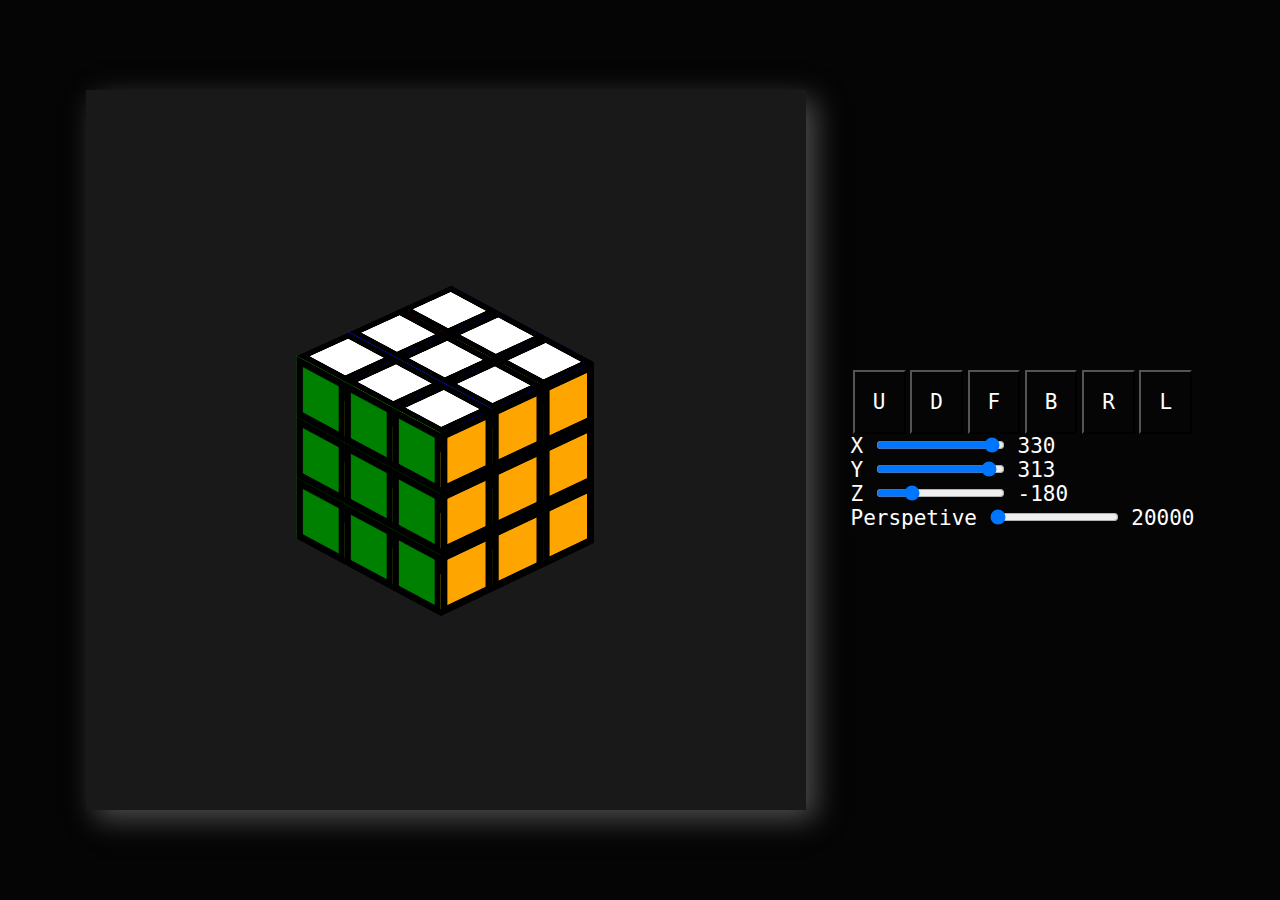
<file: index.html>
<!DOCTYPE html>
<html lang="en">
<head>
	<meta charset="UTF-8">
	<meta http-equiv="X-UA-Compatible" content="IE=edge">
	<meta name="viewport" content="width=device-width, initial-scale=1.0">
	<title>Document</title>
	
	<link rel="stylesheet" href="CSS/style.css">

	<script src="init.js"></script>
</head>
<body>
	<div id="container">
		<div id="rubik-cube"></div>
	</div>

	<div id="control">
		<div id="move">
			<button class="U">U</button>
			<button class="D">D</button>
			<button class="F">F</button>
			<button class="B">B</button>
			<button class="R">R</button>
			<button class="L">L</button>
		</div>
		<div id="rotate">
			<form action="">
				<label for="rotate-x">X</label>
				<input type="range" name="rotate-x" id="rotate-x" min="-360" step="1" max="360" value="330">
				<span id="x-value"></span>
			</form>
			<form action="">
				<label for="rotate-x">Y</label>
				<input type="range" name="rotate-y" id="rotate-y" min="-360" step="1" max="360" value="313">
				<span id="y-value"></span>
			</form>
			<form action="">
				<label for="rotate-x">Z</label>
				<input type="range" name="rotate-z" id="rotate-z" min="-360" step="1" max="360" value="-180">
				<span id="z-value"></span>
			</form>
			<form action="">
				<label for="perspective">Perspetive</label>
				<input type="range" name="perspective" id="perspective" min="20000" step="10" max="30000" value="20000">
				<span id="perspective-value"></span>
			</form>
		</div>
	</div>

	<script src="script.js"></script>
</body>
</html>
</file>
<file: CSS/style.css>
:root {
	--length: 210px;
	--border-length: 1vh;
	--length-ratio: 3;
}

* {
	padding: 0;
	margin: 0;
	font-family: monospace;
	box-sizing: border-box;

	background-color: rgba(05, 05, 05, 05);
	color: rgba(255, 255, 255, 1);
	font-size: calc( var(--length) / 10 );
}

body {
	width: 100vw;
	height: 100vh;
	overflow-x: hidden;
	display: flex;
	align-items: center;
	justify-content: center;
	flex-direction: column;
	gap: 5vh;
}

#container {
	width: 80vh;
	height: 80vh;
	
	background-color: rgba(25, 25, 25, 05);
	box-shadow: 1vh 1vh 3vh rgba(150, 150, 150, 0.5);
}

#rubik-cube {
	position: relative;
	top: 50%;
	left: 50%;
	width: var(--length);
	height: var(--length);
	transform-style: preserve-3d;
	display: flex;
	align-items: center;
	justify-content: center;

	perspective: 9000vh;
	background-color: rgba(0, 0, 200, 0);
}

.cubie-container {
	position: absolute;
	width: calc( var(--length) / var(--length-ratio) * 1 );
	height: calc( var(--length) / var(--length-ratio) * 1 );
	transform-style: preserve-3d;
    background-color: rgba(0, 0, 0, 0);
	transition: all 0.5s;
}

.face {
	width: calc( var(--length) / var(--length-ratio) );
	height: calc( var(--length) / var(--length-ratio) );
	transform-style: preserve-3d;
	position: absolute;
	display: flex;
	align-items: center;
	justify-content: center;

	border: var(--border-length) solid black;
	/* opacity: 0.5; */
	opacity: 1;
	filter: brightness(1);
	font-size: 02vh;
	font-weight: bolder;
	color: black;
}

/* .up {
	transform: rotateX(90deg) translateZ(calc(var(--length) / var(--length-ratio) * 1 / 2));
}
.down {
	transform: rotateX(-90deg) translateZ(calc(var(--length) / var(--length-ratio) * 1 / 2));
}
.front {
	transform: translateZ(calc(var(--length) / var(--length-ratio) * 1 / 2));
}
.back {
	transform: rotateY(180deg) translateZ(calc(var(--length) / var(--length-ratio) * 1 / 2));
}
.right {
	transform: rotateY(90deg) translateZ(calc(var(--length) / var(--length-ratio) * 1 / 2));
}
.left {
	transform: rotateY(-90deg) translateZ(calc(var(--length) / var(--length-ratio) * 1 / 2));
} */

.white { background-color: white; }
.yellow { background-color: yellow; }
.green { background-color: green; }
.blue { background-color: blue; }
.red { background-color: red; }
.orange { background-color: orange; }
.black { background-color: black; }

#control #move {
	width: 100%;
	display: flex;
	justify-content: space-around;
}

#control button {
	padding: 2vh;
}

.helper::after {
	position: absolute;
	top: 50%;
	left: 50%;
	width: 50%;
	height: 50%;
	content: '';
	background-color: #f0f;
	border-radius: 50%;
	transform: translate3d(50% -50% calc( var(--length) / -3));
}

@media (orientation: landscape) {
	body {
		flex-direction: row;
	}
}

@keyframes blink {
	10% { opacity: 0.25;}
	20% { opacity: 1;}
	30% { opacity: 0.25;}
	40% { opacity: 1;}
	50% { opacity: 0.25;}
	60% { opacity: 1;}
	70% { opacity: 0.25;}
	80% { opacity: 1;}
	90% { opacity: 0.25;}
}

.blink {
	animation: blink 1s infinite;
	animation-play-state: running;
}

.blink:hover {
	animation-play-state: running;
}
</file>
